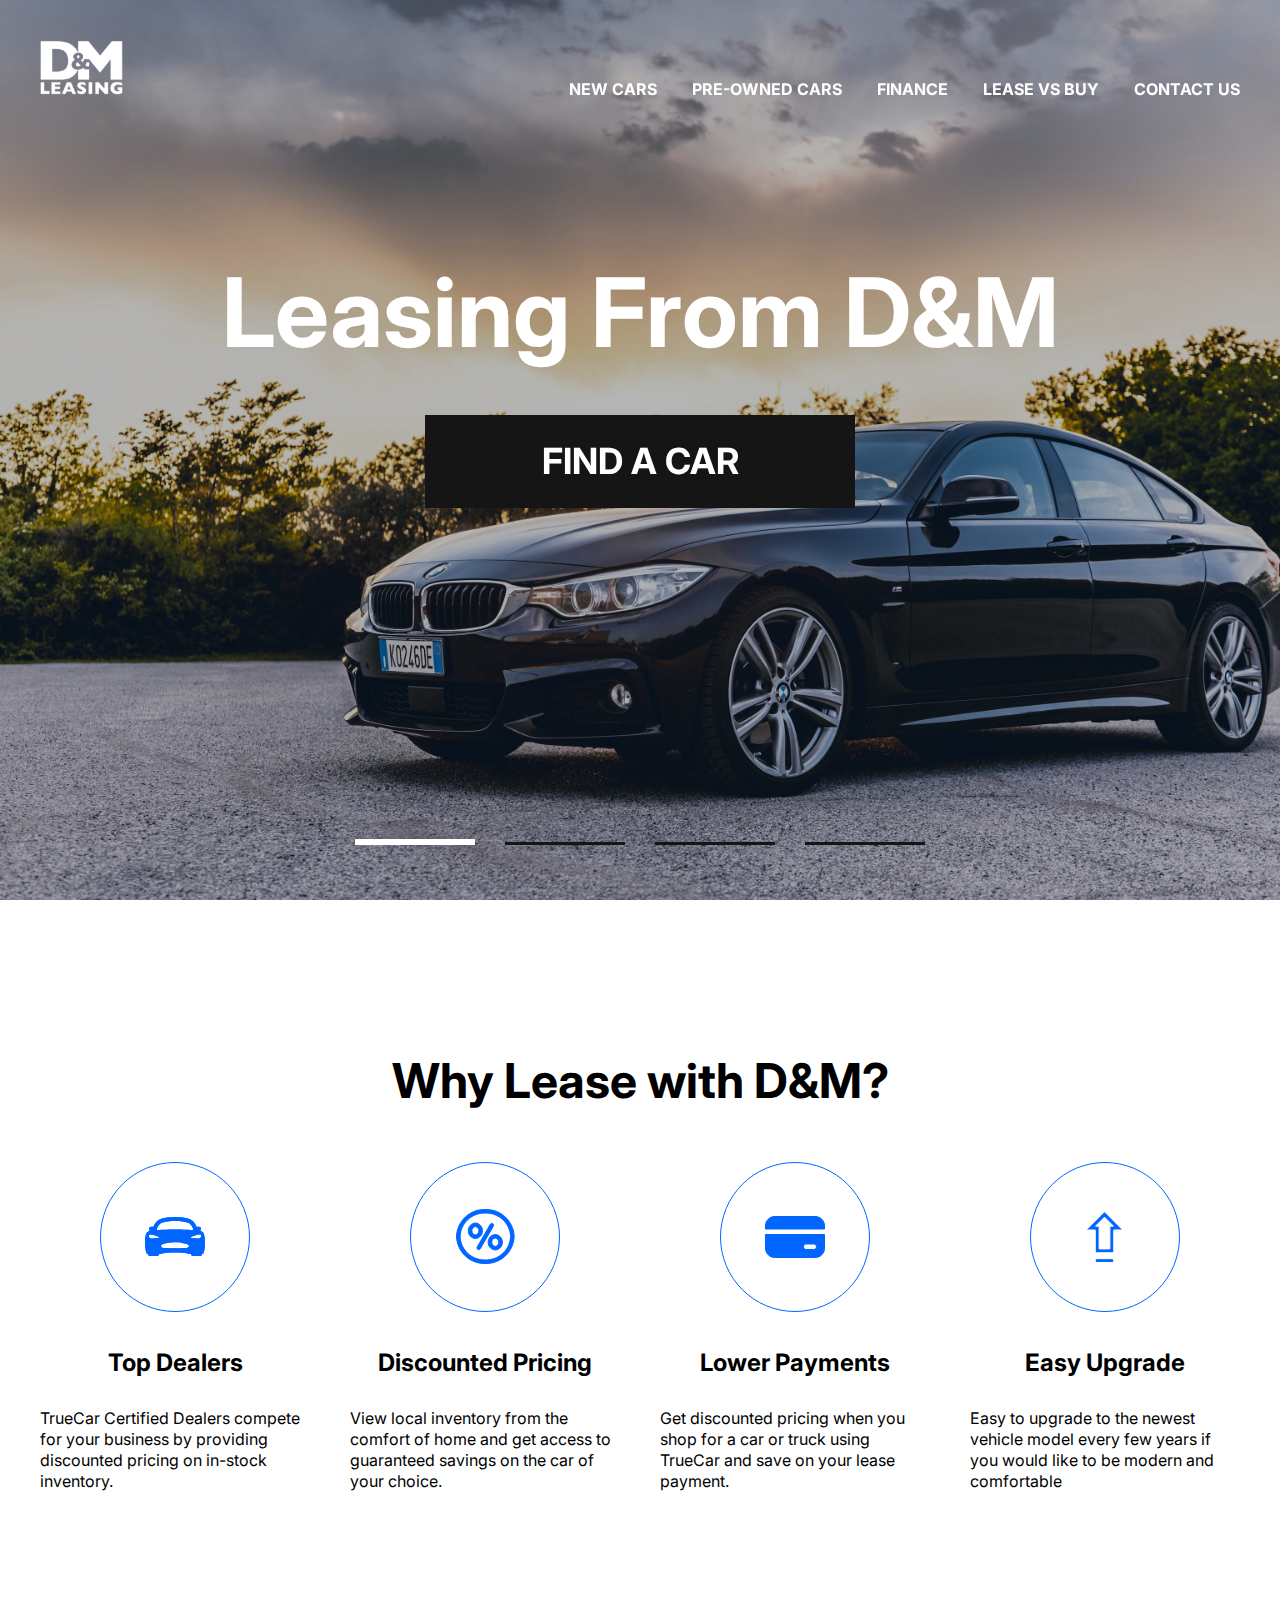
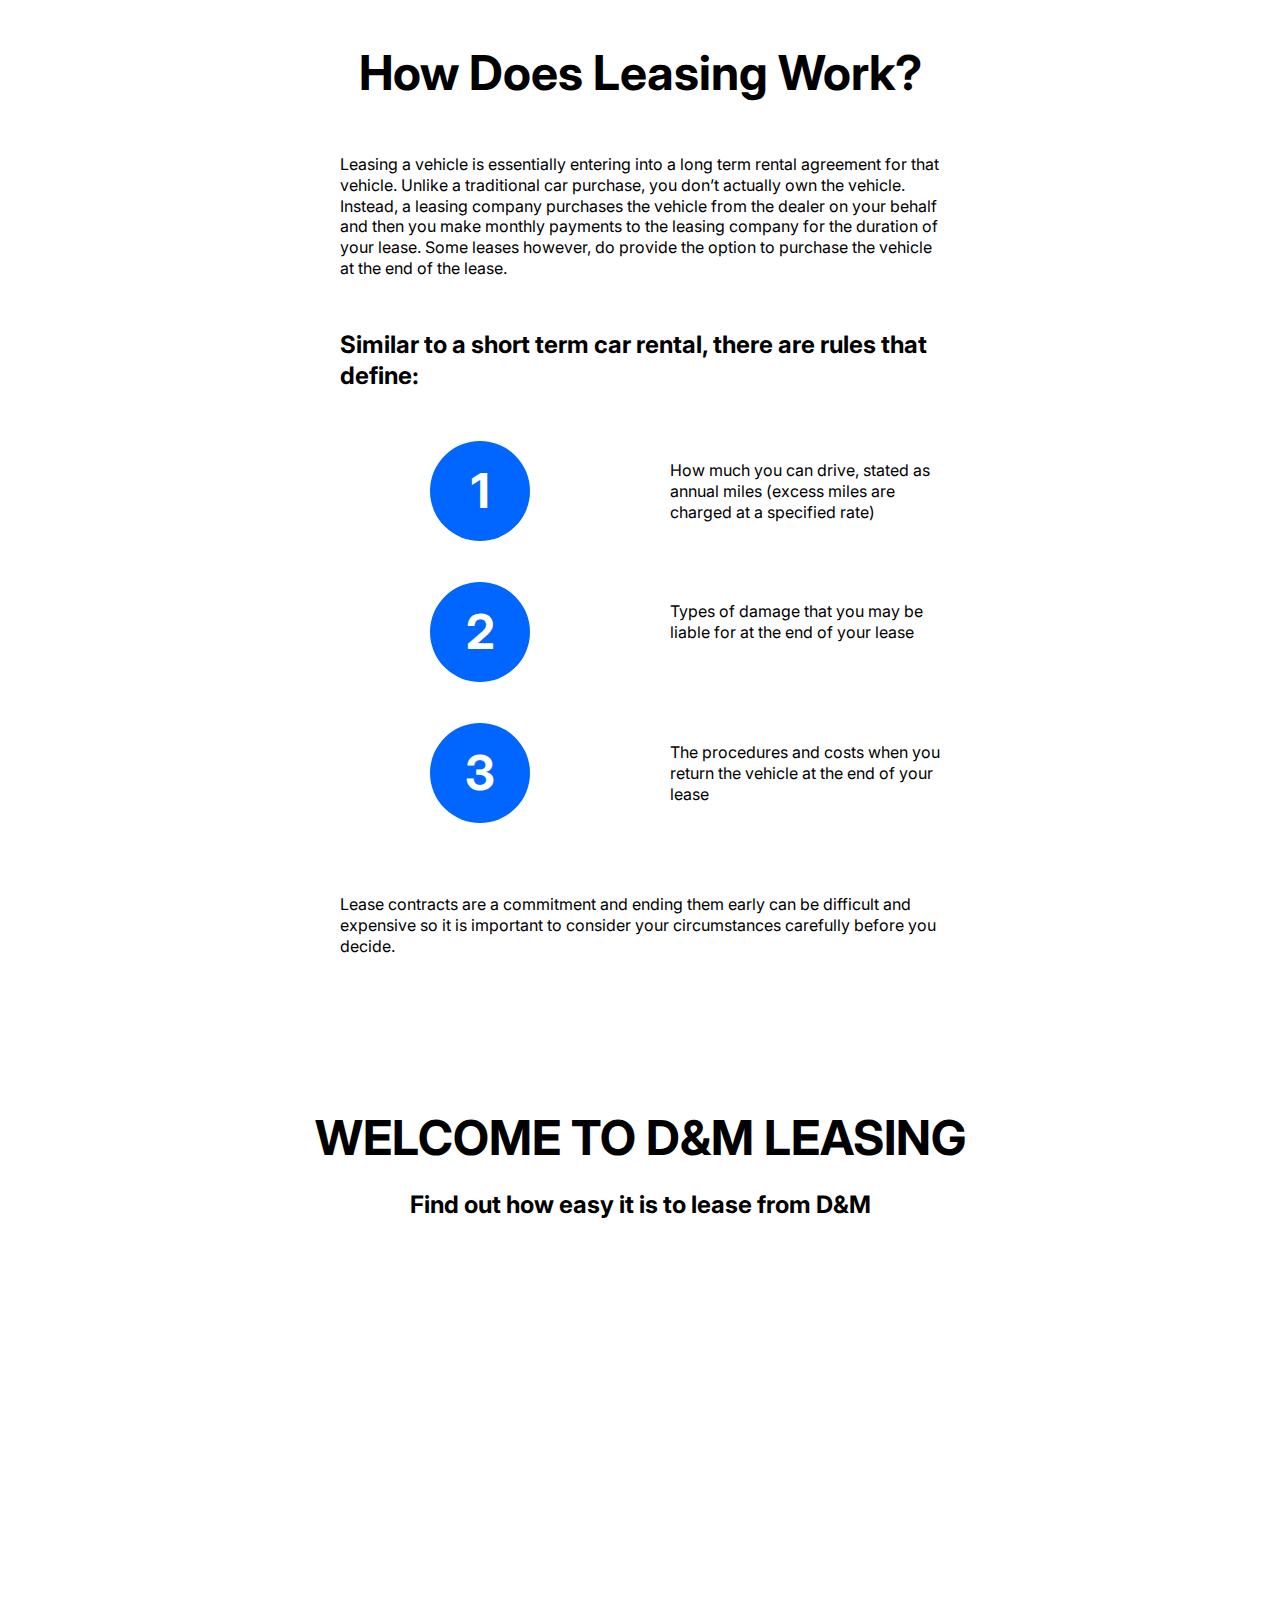
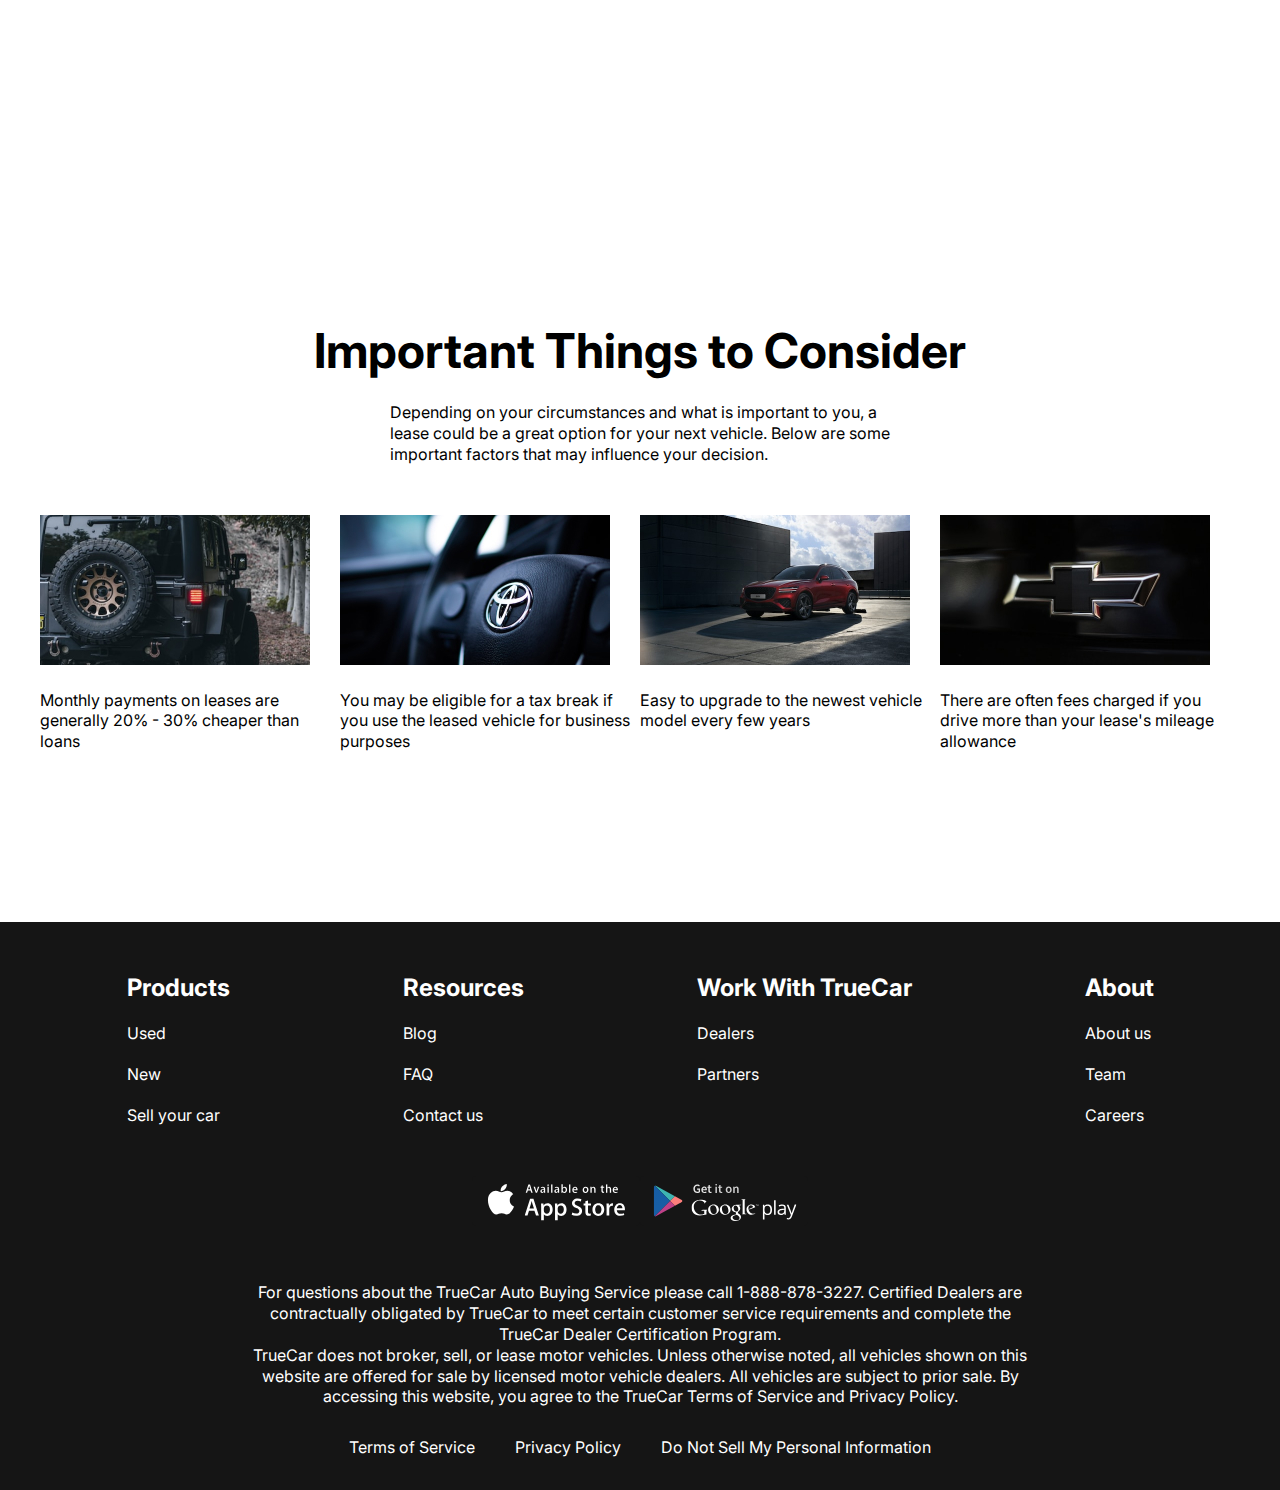
<file: index.html>
<!DOCTYPE html>
<html lang="en">

<head>
  <meta charset="UTF-8">
  <meta http-equiv="X-UA-Compatible" content="IE=edge">
  <meta name="viewport" content="width=device-width, initial-scale=1.0">
  <title>lease-cars</title>
  <link rel="preconnect" href="https://fonts.googleapis.com">
  <link rel="preconnect" href="https://fonts.gstatic.com" crossorigin>
  <link href="https://fonts.googleapis.com/css2?family=Inter:wght@400;700&display=swap" rel="stylesheet">
  <link rel="stylesheet" href="https://cdn.jsdelivr.net/npm/swiper@9/swiper-bundle.min.css" />
  <link rel="stylesheet" href="css/style.css">
</head>

<body>

  <div class="wrapper">
    <header class="header header-main">
      <div class="container">
        <div class="header__inner">
          <a class="logo" href="index.html">
            <img class="logo__img" src="images/logo.svg" alt="">
          </a>
          <nav class="menu">
            <button class="menu__btn">
              <span></span>
              <span></span>
              <span></span>
            </button>
            <ul class="menu__list">
              <li class="menu__list-item">
                <a href="new-cars.html" class="menu__list-link">NEW CARS</a>
              </li>
              <li class="menu__list-item">
                <a class="menu__list-link" href="#">PRE-OWNED CARS</a>
              </li>
              <li class="menu__list-item">
                <a class="menu__list-link" href="#">FINANCE</a>
              </li>
              <li class="menu__list-item">
                <a class="menu__list-link" href="#">LEASE VS BUY</a>
              </li>
              <li class="menu__list-item">
                <a class="menu__list-link" href="contacts.html">CONTACT US</a>
              </li>
            </ul>
          </nav>
        </div>
      </div>
    </header>
    <main class="main">
      <section class="top">
        <div class="container">
          <h1 class="title">
            Leasing From D&M
          </h1>
          <a href="new-cars.html" class="top__link">
            FIND A CAR
          </a>
        </div>
      </section>
      <div class="slider">
        <div class="swiper">
          <div class="swiper-wrapper">
            <div class="swiper-slide" style="background-image: url(images/slide-1.jpg);"></div>
            <div class="swiper-slide" style="background-image: url(images/slide-2.jpg);"></div>
            <div class="swiper-slide" style="background-image: url(images/slide-1.jpg);"></div>
            <div class="swiper-slide" style="background-image: url(images/slide-2.jpg);"></div>
          </div>
          <div class="swiper-pagination"></div>
        </div>
      </div>
      <section class="why-lease">
        <div class="container">
          <h2 class="section-title">
            Why Lease with D&M?
          </h2>
          <ul class="why-lease__list">
            <li class="why-lease__item">
              <img class="why-lease__item-img" src="images/why-lease-1.svg" alt="">
              <h3 class="why-lease__item-title">Top Dealers</h3>
              <p class="why-lease__item-text">
                TrueCar Certified Dealers compete for your business
                by providing discounted pricing on in-stock inventory.
              </p>
            </li>
            <li class="why-lease__item">
              <img class="why-lease__item-img" src="images/why-lease-2.svg" alt="">
              <h3 class="why-lease__item-title">Discounted Pricing</h3>
              <p class="why-lease__item-text">
                View local inventory from the
                comfort of home and get access to guaranteed savings on the car of your choice.
              </p>
            </li>
            <li class="why-lease__item">
              <img class="why-lease__item-img" src="images/why-lease-3.svg" alt="">
              <h3 class="why-lease__item-title">Lower Payments</h3>
              <p class="why-lease__item-text">
                Get discounted pricing when you
                shop for a car or truck using TrueCar and save on your lease payment.
              </p>
            </li>
            <li class="why-lease__item">
              <img class="why-lease__item-img" src="images/why-lease-4.svg" alt="">
              <h3 class="why-lease__item-title">Easy Upgrade</h3>
              <p class="why-lease__item-text">
                Easy to upgrade to the newest
                vehicle model every few years if you would like to be modern and comfortable
              </p>
            </li>
          </ul>
        </div>
      </section>
      <section class="how-does">
        <div class="container">
          <div class="how-does__inner">
            <h2 class="section-title">
              How Does Leasing Work?
            </h2>
            <p class="how-does__text">
              Leasing a vehicle is essentially entering 
              into a long term rental agreement for that 
              vehicle. Unlike a traditional car 
              purchase, you don’t actually own the vehicle.
              Instead, a leasing company purchases the 
              vehicle from the dealer on your 
              behalf and then you make monthly payments to 
              the leasing company for the duration of your lease. Some leases however, do 
              provide the option to purchase the vehicle at 
              the end of the lease.
            </p>
            <h4 class="how__does-title">
              Similar to a short term car rental, there are 
              rules that define:
            </h4>
            <ol class="how__does-list">
              <li class="how__does-item">
                How much you can drive, stated as 
                annual miles (excess miles are 
                charged at a specified rate)
              </li>
              <li class="how__does-item">
                Types of damage that you may be 
                liable for at the end of your lease
              </li>
              <li class="how__does-item">
                The procedures and costs when 
                you return the vehicle at the end of 
                your lease
              </li> 
            </ol>
            <p class="how-does__text">
              Lease contracts are a commitment and ending 
              them early can be difficult and expensive so 
              it is important 
              to consider 
              your circumstances carefully before you 
              decide.
            </p>
          </div>
        </div> 
      </section>
      <section class="video">
        <div class="container">
          <h2 class="section-title video__title">
            WELCOME TO D&M LEASING
          </h2>
          <p class="video__text">
            Find out how easy it is to lease from D&M
          </p>
          <iframe class="video__content" width="1000" height="500" 
          src="https://www.youtube-nocookie.com/embed/J81wa1e2M2w?controls=0" 
          title="YouTube video player" frameborder="0" allow="accelerometer; 
          autoplay; clipboard-write; encrypted-media; gyroscope; picture-in-picture; 
          web-share" allowfullscreen></iframe>
        </div>
      </section>
      <section class="important">
        <div class="container">
          <h2 class="section-title important__title">
            Important Things to Consider
          </h2>
          <p class="important__text">
            Depending on your circumstances and what is important to you, a lease 
            could be a great option for your next vehicle. Below are some important 
            factors that may influence your decision.
          </p>
          <ul class="important__list">
            <li class="important__title">
              <img class="important__item-img" src="images/imp-1.jpg" alt="">
              <p class="important__item-text">
                Monthly payments on leases are generally 20% - 30% cheaper than loans
              </p>
            </li>
            <li class="important__title">
              <img class="important__item-img" src="images/imp-2.jpg" alt="">
              <p class="important__item-text">
                You may be eligible for a tax break if you use the leased vehicle for business purposes
              </p>
            </li>
            <li class="important__title">
              <img class="important__item-img" src="images/imp-3.jpg" alt="">
              <p class="important__item-text">
                Easy to upgrade to the newest vehicle model every few years
              </p>
            </li>
            <li class="important__title">
              <img class="important__item-img" src="images/imp-4.jpg" alt="">
              <p class="important__item-text">
                There are often fees charged if you drive more than your lease's mileage allowance
              </p>
            </li>
          </ul>
        </div>
      </section>
    </main>

    <footer class="footer">
      <div class="container">
        <nav class="footer__menu">
          <ul class="footer__menu-list">
            <li class="footer__menu-item">
              <p class="footer__menu-title">Products</p>
            </li>
            <li class="footer__menu-item">
              <a href="#" class="footer__menu-link">Used</a>
            </li>
            <li class="footer__menu-item">
              <a href="#" class="footer__menu-link">New</a>
            </li>
            <li class="footer__menu-item">
              <a href="#" class="footer__menu-link">Sell your car</a>
            </li>
          </ul>
          <ul class="footer__menu-list">
            <li class="footer__menu-item">
              <p class="footer__menu-title">Resources</p>
            </li>
            <li class="footer__menu-item">
              <a href="#" class="footer__menu-link">Blog</a>
            </li>
            <li class="footer__menu-item">
              <a href="#" class="footer__menu-link">FAQ</a>
            </li>
            <li class="footer__menu-item">
              <a href="#" class="footer__menu-link">Contact us</a>
            </li>
          </ul>
          <ul class="footer__menu-list">
            <li class="footer__menu-item">
              <p class="footer__menu-title">Work With TrueCar</p>
            </li>
            <li class="footer__menu-item">
              <a href="#" class="footer__menu-link">Dealers</a>
            </li>
            <li class="footer__menu-item">
              <a href="#" class="footer__menu-link">Partners</a>
            </li>
          </ul>
          <ul class="footer__menu-list">
            <li class="footer__menu-item">
              <p class="footer__menu-title">About</p>
            </li>
            <li class="footer__menu-item">
              <a href="#" class="footer__menu-link">About us</a>
            </li>
            <li class="footer__menu-item">
              <a href="#" class="footer__menu-link">Team</a>
            </li>
            <li class="footer__menu-item">
              <a href="#" class="footer__menu-link">Careers</a>
            </li>
          </ul>
        </nav>
        <ul class="app">
          <li class="app__item">
            <a class="app__item-link" href="#">
              <img class="app__item-img" src="images/appstore.svg" alt="">
            </a>
          </li>
          <li class="app__item">
            <a class="app__item-link" href="#">
              <img class="app__item-img" src="images/googleplay.svg" alt="">
            </a>
          </li>
        </ul>
        <div class="footer__copy">
          <p class="footer__copy-text">
            For questions about the TrueCar Auto Buying Service please call 1-888-878-3227.
            Certified Dealers are contractually obligated by TrueCar to meet certain customer
            service requirements and complete the TrueCar Dealer Certification Program.
          </p>
          <p class="footer__copy-text">
            TrueCar does not broker, sell, or lease motor vehicles. Unless otherwise noted,
            all vehicles shown on this website are offered for sale by licensed motor vehicle dealers.
            All vehicles are subject to prior sale. By accessing this website,
            you agree to the TrueCar Terms of Service and Privacy Policy.
          </p>
        </div>
        <nav class="copy__nav">
          <ul class="copy__nav-list">
            <li class="copy__nav-item">
              <a href="#" class="copy__nav-link">Terms of Service</a>
            </li>
            <li class="copy__nav-item">
              <a href="#" class="copy__nav-link">Privacy Policy</a>
            </li>
            <li class="copy__nav-item">
              <a href="#" class="copy__nav-link">Do Not Sell My Personal Information</a>
            </li>
          </ul>
        </nav>
      </div>
    </footer>
  </div>

  <script src="https://cdn.jsdelivr.net/npm/swiper@9/swiper-bundle.min.js"></script>
  <script src="js/main.js"></script>
</body>

</html>
</file>
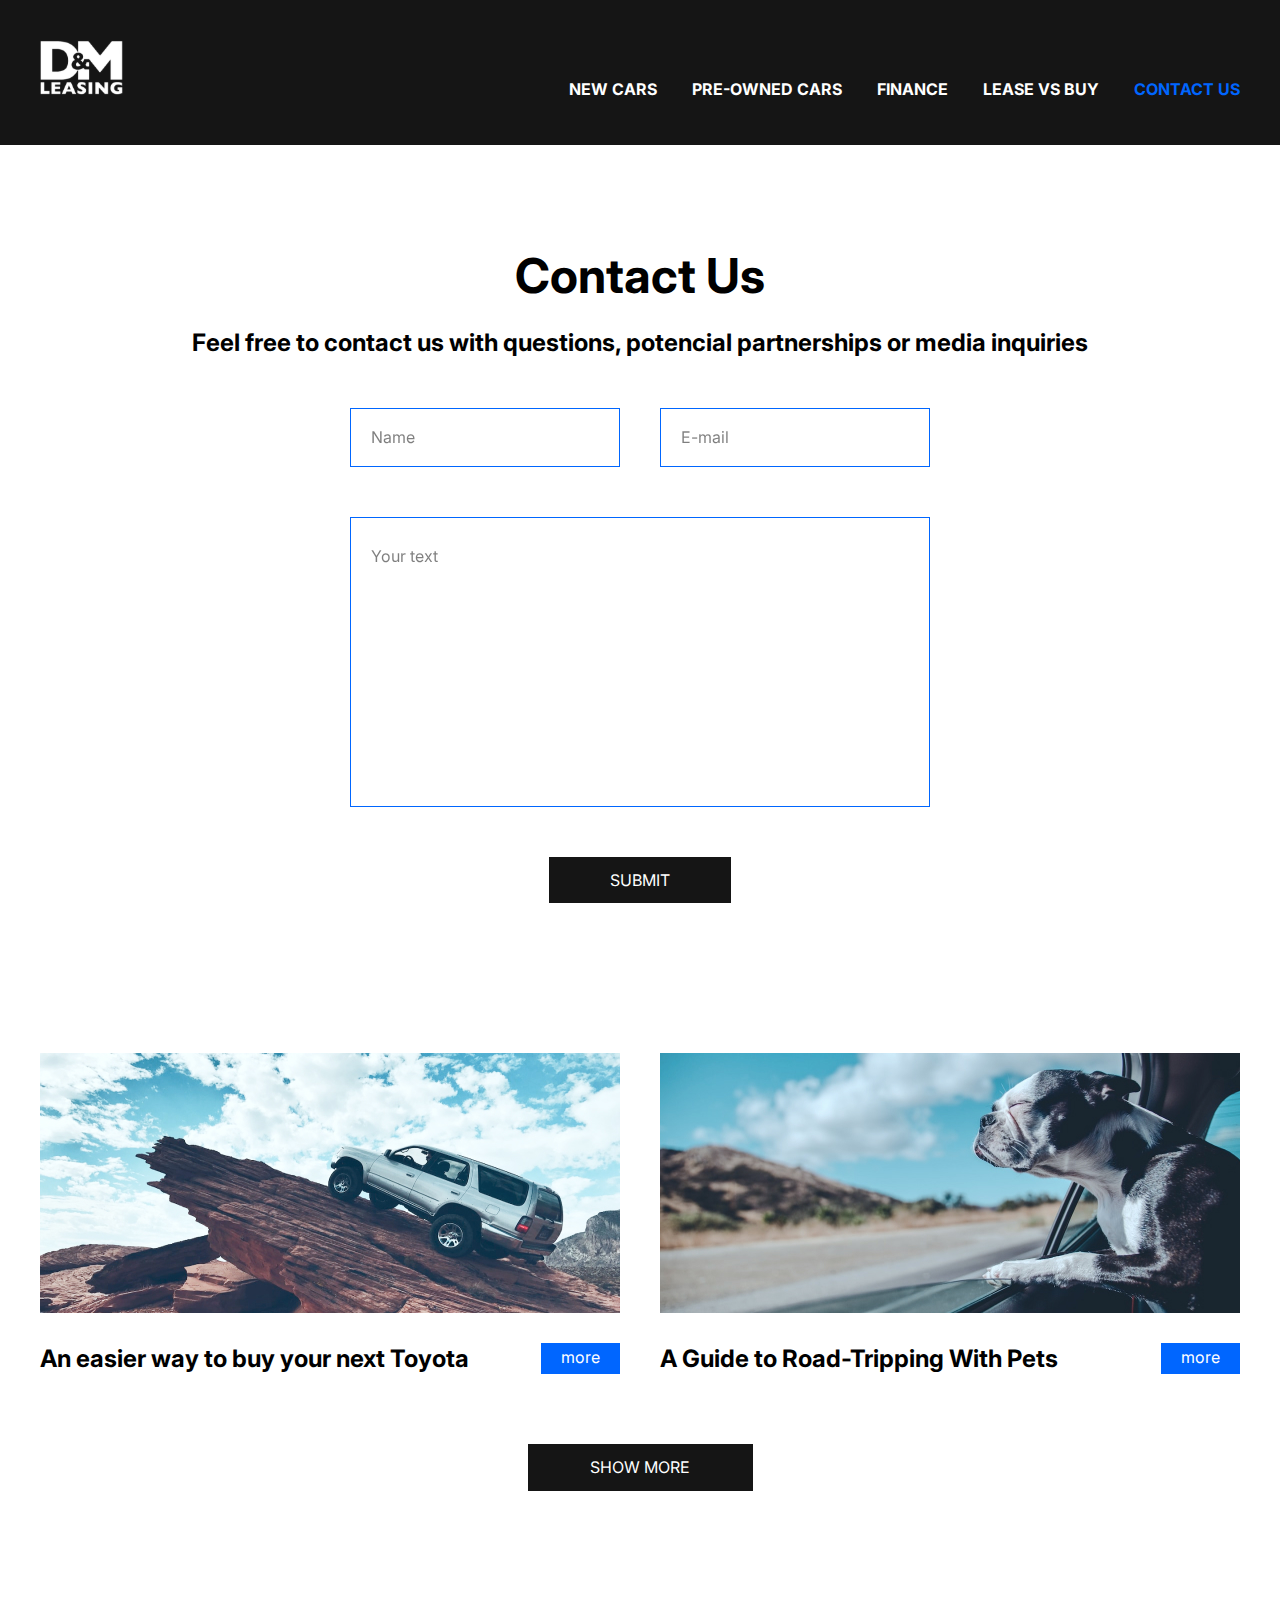
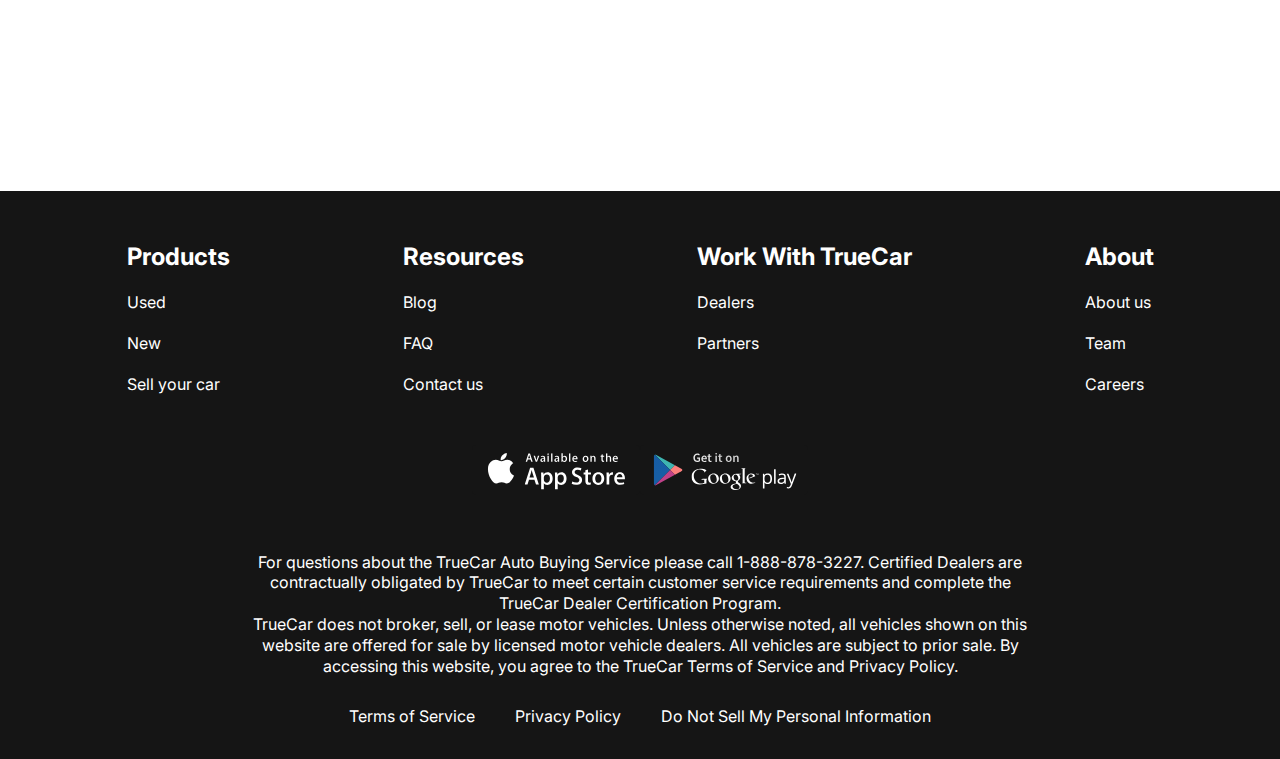
<file: contacts.html>
<!DOCTYPE html>
<html lang="en">
<head>
    <meta charset="UTF-8">
    <meta http-equiv="X-UA-Compatible" content="IE=edge">
    <meta name="viewport" content="width=device-width, initial-scale=1.0">
    <title>lease-cars</title>
    <link rel="preconnect" href="https://fonts.googleapis.com">
    <link rel="preconnect" href="https://fonts.gstatic.com" crossorigin>
    <link href="https://fonts.googleapis.com/css2?family=Inter:wght@400;700&display=swap" rel="stylesheet">
    <link rel="stylesheet" href="css/style.css">
</head>
<body>
    
<div class="wrapper">
      <header class="header">
          <div class="container">
              <div class="header__inner">
                <a class="logo" href="index.html">
                    <img class="logo__img" src="images/logo.svg" alt="">
                </a>
                  <nav class="menu">
                    <button class="menu__btn">
                      <span></span>
                      <span></span>
                      <span></span>
                    </button>
                      <ul class="menu__list">
                          <li class="menu__list-item">
                            <a href="new-cars.html" class="menu__list-link">NEW CARS</a>
                          </li>
                            <li class="menu__list-item">
                              <a class="menu__list-link" href="#">PRE-OWNED CARS</a>
                          </li>
                            <li class="menu__list-item">
                              <a class="menu__list-link" href="#">FINANCE</a>
                          </li>
                            <li class="menu__list-item">
                              <a class="menu__list-link" href="#">LEASE VS BUY</a>
                          </li>
                            <li class="menu__list-item">
                              <a class="menu__list-link menu__list-link--active" href="contacts.html">CONTACT US</a>
                          </li>
                    </ul>
                </nav>
            </div>
        </div>
    </header>
    <main class="main">
      <section class="contacts">
        <div class="container">
          <h2 class="section-title contacts__title">Contact Us</h2>
          <p class="contacts__text">
            Feel free to contact us with questions, potencial partnerships or 
            media inquiries
          </p>
          <form class="form" action="#">
            <input class="form__input" type="text" placeholder="Name">
            <input class="form__input" type="email" placeholder="E-mail">
            <textarea class="form__textarea" placeholder="Your text"></textarea>  
            <button class="form__btn" type="submit">SUBMIT</button>          
          </form>
        </div>
      </section>
       <section class="blog"> 
        <div class="container">
          <div class="blog__items">
            <div class="blog__item">
              <img class="blog__item-img" src="images/blog-1.jpg" alt="">
              <h4 class="blog__item-title">An easier way to buy your next Toyota</h4>
              <a href="#" class="blog__item-link">more</a>
            </div>
            <div class="blog__item">
              <img class="blog__item-img" src="images/blog-2.jpg" alt="">
              <h4 class="blog__item-title">A Guide to Road-Tripping With Pets</h4>
              <a href="#" class="blog__item-link">more</a>
            </div>
          </div>
          <a href="#" class="showmore-link">SHOW MORE</a>
        </div>
       </section>
    </main>

    <footer class="footer">
      <div class="container">
        <nav class="footer__menu">
          <ul class="footer__menu-list">
            <li class="footer__menu-item">
              <p class="footer__menu-title">Products</p>
            </li>
            <li class="footer__menu-item">
              <a href="#" class="footer__menu-link">Used</a>
            </li>
            <li class="footer__menu-item">
              <a href="#" class="footer__menu-link">New</a>
            </li>
            <li class="footer__menu-item">
              <a href="#" class="footer__menu-link">Sell your car</a>
            </li>
          </ul>
          <ul class="footer__menu-list">
            <li class="footer__menu-item">
              <p class="footer__menu-title">Resources</p>
            </li>
            <li class="footer__menu-item">
              <a href="#" class="footer__menu-link">Blog</a>
            </li>
            <li class="footer__menu-item">
              <a href="#" class="footer__menu-link">FAQ</a>
            </li>
            <li class="footer__menu-item">
              <a href="#" class="footer__menu-link">Contact us</a>
            </li>
          </ul>
          <ul class="footer__menu-list">
            <li class="footer__menu-item">
              <p class="footer__menu-title">Work With TrueCar</p>
            </li>
            <li class="footer__menu-item">
              <a href="#" class="footer__menu-link">Dealers</a>
            </li>
            <li class="footer__menu-item">
              <a href="#" class="footer__menu-link">Partners</a>
            </li>
          </ul>
          <ul class="footer__menu-list">
            <li class="footer__menu-item">
              <p class="footer__menu-title">About</p>
            </li>
            <li class="footer__menu-item">
              <a href="#" class="footer__menu-link">About us</a>
            </li>
            <li class="footer__menu-item">
              <a href="#" class="footer__menu-link">Team</a>
            </li>
            <li class="footer__menu-item">
              <a href="#" class="footer__menu-link">Careers</a>
            </li>
          </ul>
        </nav>
         <ul class="app">
          <li class="app__item">
            <a class="app__item-link" href="#">
              <img class="app__item-img" src="images/appstore.svg" alt="">
            </a>
          </li>
          <li class="app__item">
            <a class="app__item-link" href="#">
              <img class="app__item-img" src="images/googleplay.svg" alt="">
            </a>
          </li>
         </ul>
         <div class="footer__copy">
          <p class="footer__copy-text">
            For questions about the TrueCar Auto Buying Service please call 1-888-878-3227.
            Certified Dealers are contractually obligated by TrueCar to meet certain customer 
            service requirements and complete the TrueCar Dealer Certification Program.
          </p>
          <p class="footer__copy-text">
            TrueCar does not broker, sell, or lease motor vehicles. Unless otherwise noted, 
            all vehicles shown on this website are offered for sale by licensed motor vehicle dealers. 
            All vehicles are subject to prior sale. By accessing this website, 
            you agree to the TrueCar Terms of Service and Privacy Policy.
          </p>
         </div>
         <nav class="copy__nav">
          <ul class="copy__nav-list">
            <li class="copy__nav-item">
              <a href="#" class="copy__nav-link">Terms of Service</a>
            </li>
            <li class="copy__nav-item">
              <a href="#" class="copy__nav-link">Privacy Policy</a>
            </li>
            <li class="copy__nav-item">
              <a href="#" class="copy__nav-link">Do Not Sell My Personal Information</a>
            </li>
          </ul>
         </nav>
      </div>
    </footer>
</div>

<script src="https://cdn.jsdelivr.net/npm/swiper@9/swiper-bundle.min.js"></script>
<script src="js/main.js"></script>
</body>
</html>
</file>
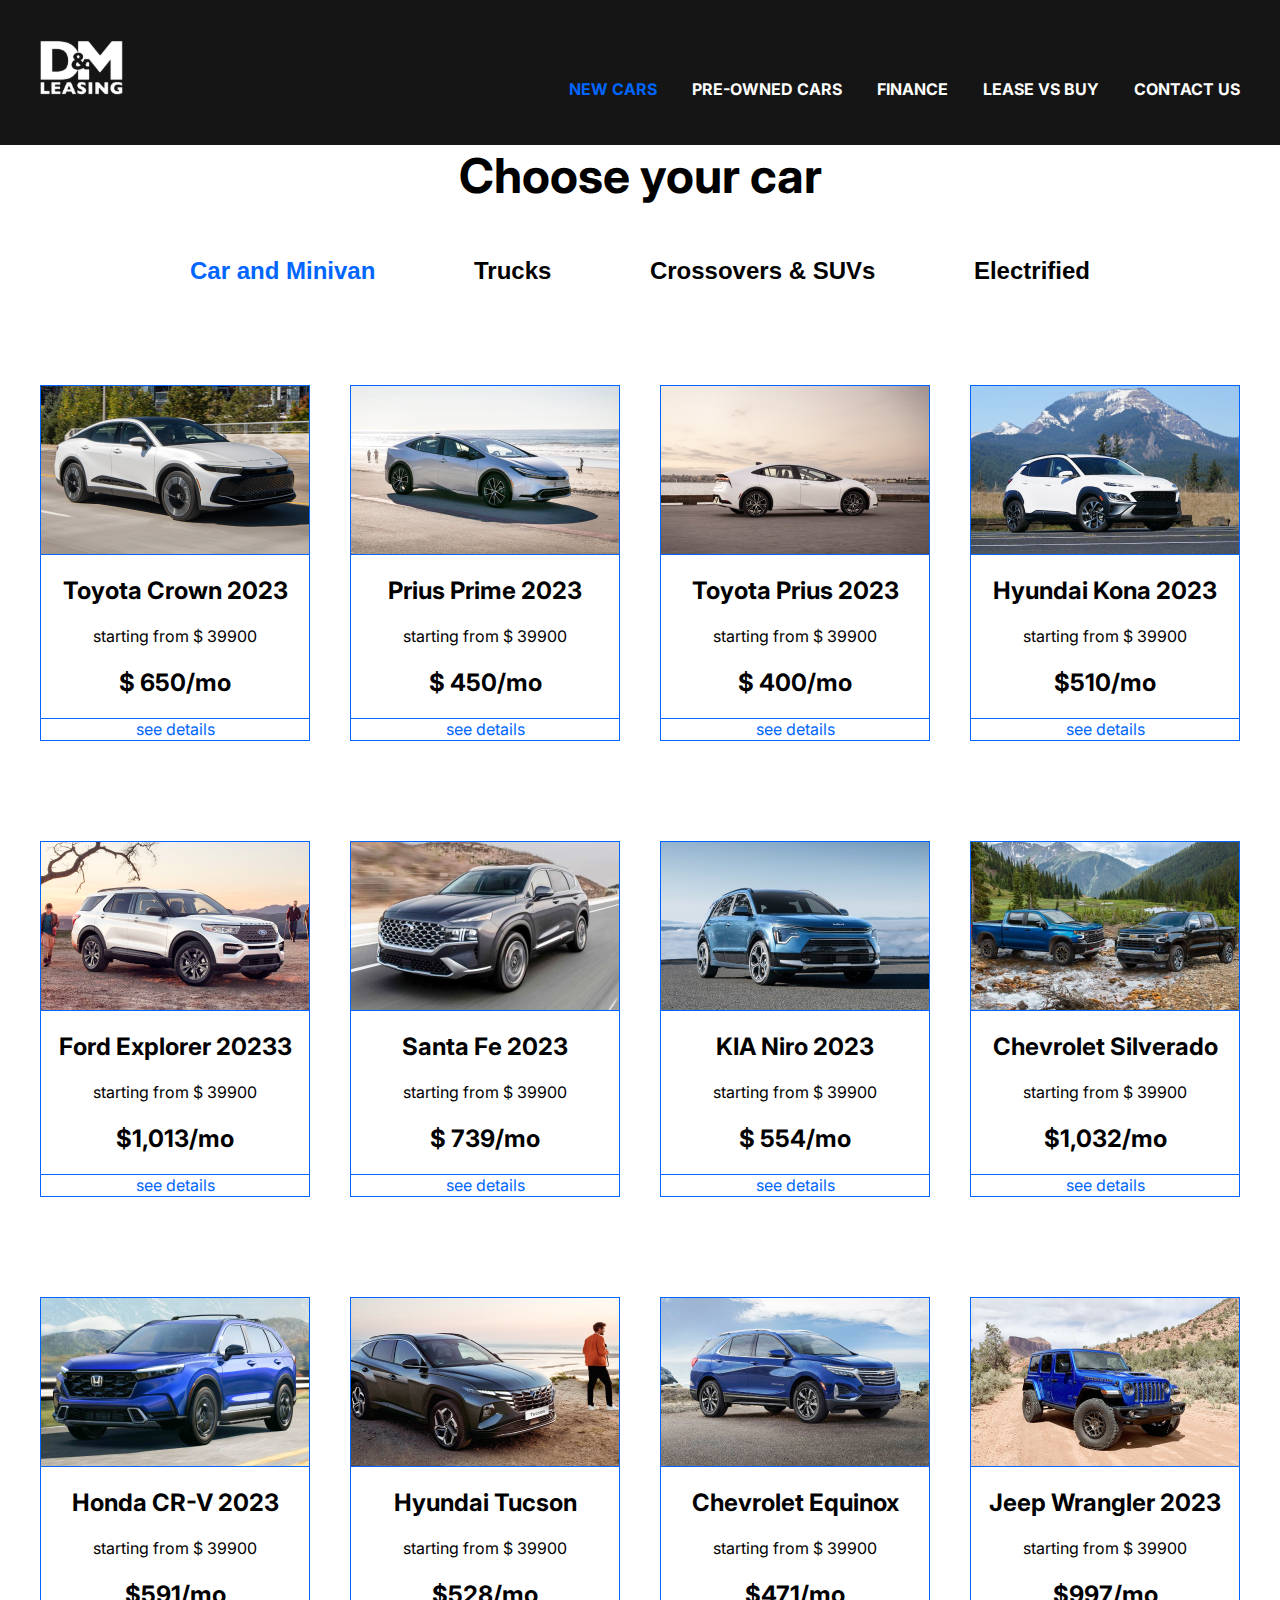
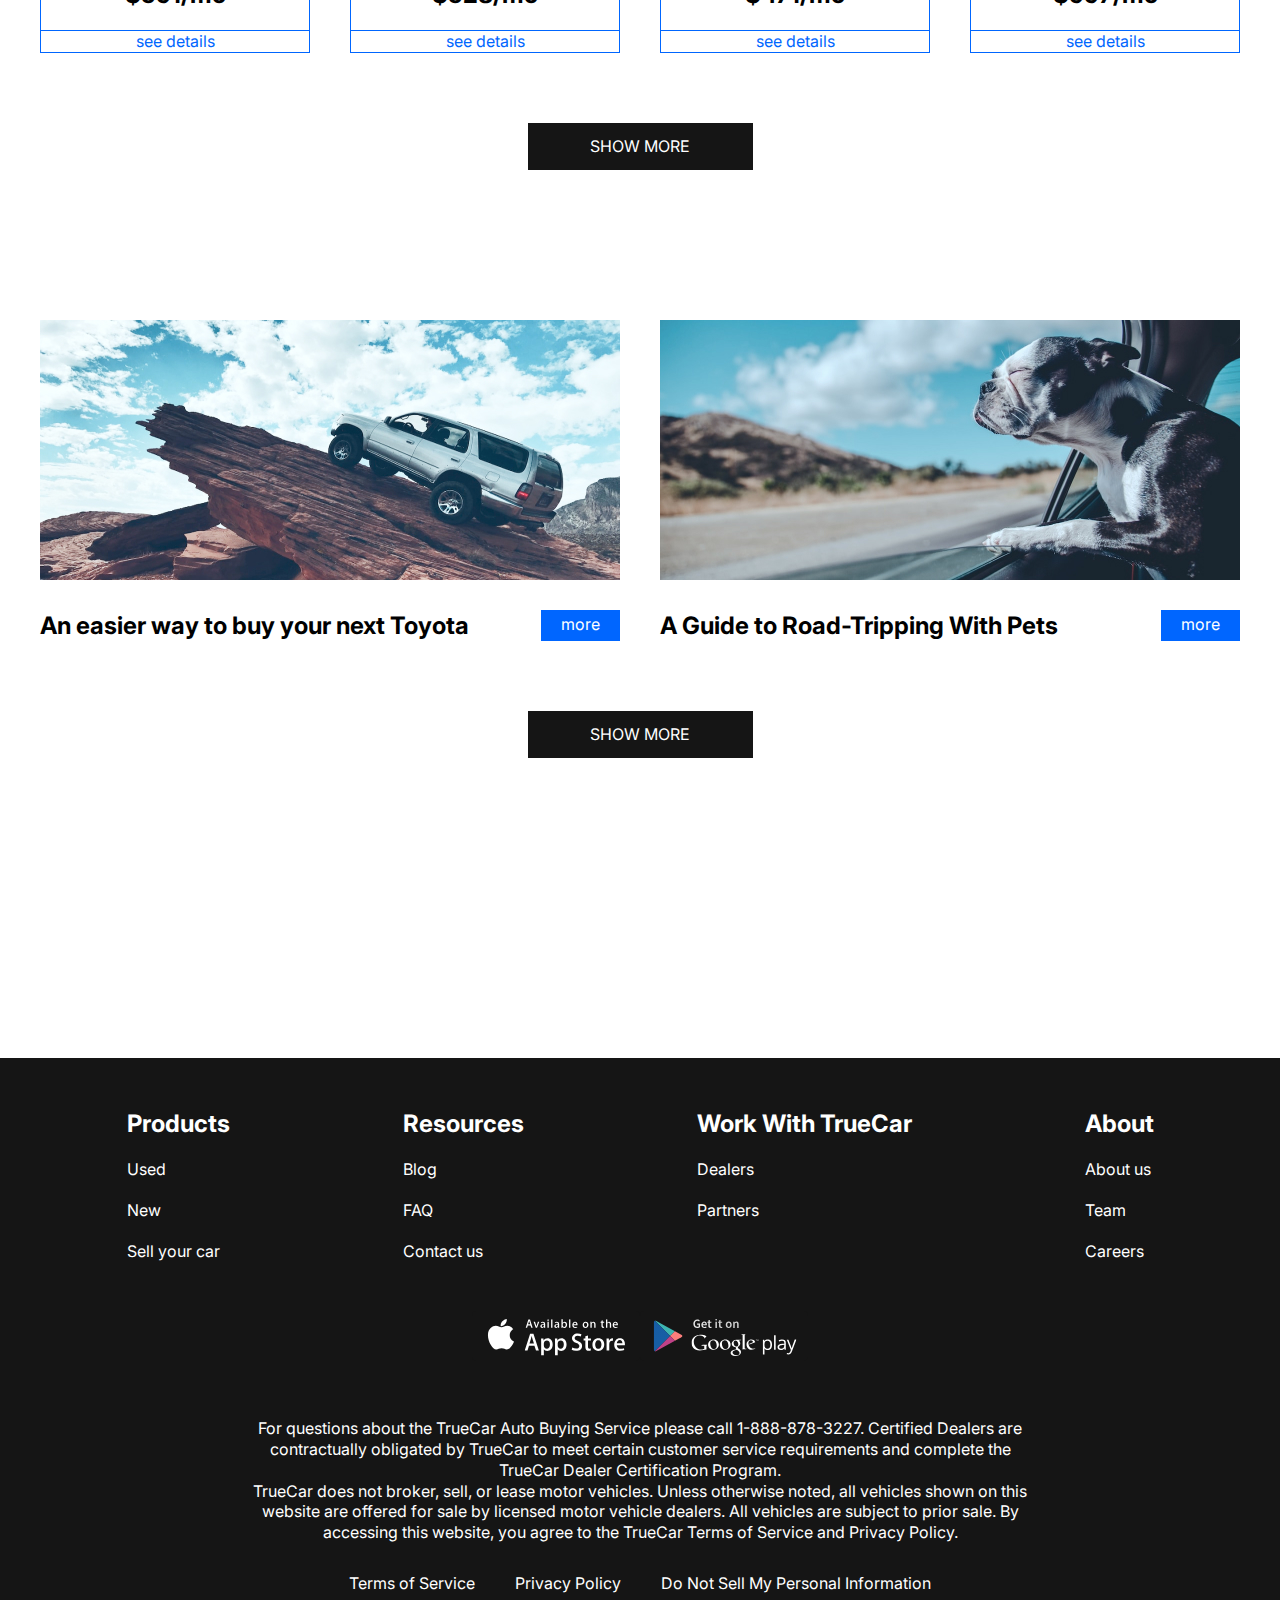
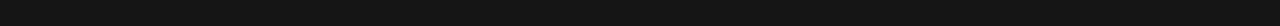
<file: new-cars.html>
<!DOCTYPE html>
<html lang="en">
<head>
    <meta charset="UTF-8">
    <meta http-equiv="X-UA-Compatible" content="IE=edge">
    <meta name="viewport" content="width=device-width, initial-scale=1.0">
    <title>lease-cars</title>
    <link rel="preconnect" href="https://fonts.googleapis.com">
    <link rel="preconnect" href="https://fonts.gstatic.com" crossorigin>
    <link href="https://fonts.googleapis.com/css2?family=Inter:wght@400;700&display=swap" rel="stylesheet">
    <link rel="stylesheet" href="css/style.css">
</head>
<body>
    
<div class="wrapper">
      <header class="header">
          <div class="container">
              <div class="header__inner">
                <a class="logo" href="index.html">
                    <img class="logo__img" src="images/logo.svg" alt="">
                </a>
                  <nav class="menu">
                    <button class="menu__btn">
                      <span></span>
                      <span></span>
                      <span></span>
                    </button>
                      <ul class="menu__list">
                          <li class="menu__list-item">
                            <a href="new-cars.html" class="menu__list-link menu__list-link--active ">NEW CARS</a>
                          </li>
                            <li class="menu__list-item">
                              <a class="menu__list-link" href="#">PRE-OWNED CARS</a>
                          </li>
                            <li class="menu__list-item">
                              <a class="menu__list-link" href="#">FINANCE</a>
                          </li>
                            <li class="menu__list-item">
                              <a class="menu__list-link" href="#">LEASE VS BUY</a>
                          </li>
                            <li class="menu__list-item">
                              <a class="menu__list-link" href="contacts.html">CONTACT US</a>
                          </li>
                    </ul>
                </nav>
            </div>
        </div>
    </header>
    <main class="main">

      <section class="choose">
        <div class="container">
          <h2 class="section-title">
            Choose your car
          </h2>
          <div class="tabs">
            <div class="tabs__btn">
              <button class="tabs__btn-item tabs__btn-item--active" data-button="content-1">Car and Minivan</button>
              <button class="tabs__btn-item" data-button="content-2">Trucks</button>
              <button class="tabs__btn-item" data-button="content-3">Crossovers & SUVs</button>
              <button class="tabs__btn-item" data-button="content-4">Electrified</button>
            </div>
            <div class="tabs__content">
              <div class="tabs__content-item tabs__content-item--active" id="content-1">
                <div class="card">
                  <img class="card__img" src="images/card-1.jpg" alt="">
                  <div class="card__content">
                    <h4 class="card__title">Toyota Crown 2023</h4>
                    <p class="card__text">starting from $ 39900</p>
                    <p class="card__price">$ 650/mo</p>
                  </div>
                  <a class="card__link" href="#">see details</a>
                </div>
                <div class="card">
                  <img class="card__img" src="images/card-2.jpg" alt="">
                  <div class="card__content">
                    <h4 class="card__title">Prius Prime 2023</h4>
                    <p class="card__text">starting from $ 39900</p>
                    <p class="card__price"> $ 450/mo</p>
                  </div>
                  <a class="card__link" href="#">see details</a>
                </div>
                <div class="card">
                  <img class="card__img" src="images/card-3.jpg" alt="">
                  <div class="card__content">
                    <h4 class="card__title">Toyota Prius 2023</h4>
                    <p class="card__text">starting from $ 39900</p>
                    <p class="card__price"> $ 400/mo</p>
                  </div>
                  <a class="card__link" href="#">see details</a>
                </div>
                <div class="card">
                  <img class="card__img" src="images/card-4.jpg" alt="">
                  <div class="card__content">
                    <h4 class="card__title">Hyundai Kona 2023</h4>
                    <p class="card__text">starting from $ 39900</p>
                    <p class="card__price">$510/mo</p>
                  </div>
                  <a class="card__link" href="#">see details</a>
                </div>
                <div class="card">
                  <img class="card__img" src="images/card-5.jpg" alt="">
                  <div class="card__content">
                    <h4 class="card__title">Ford Explorer 20233</h4>
                    <p class="card__text">starting from $ 39900</p>
                    <p class="card__price">$1,013/mo</p>
                  </div>
                  <a class="card__link" href="#">see details</a>
                </div>
                <div class="card">
                  <img class="card__img" src="images/card-6.jpg" alt="">
                  <div class="card__content">
                    <h4 class="card__title">Santa  Fe 2023</h4>
                    <p class="card__text">starting from $ 39900</p>
                    <p class="card__price"> $ 739/mo</p>
                  </div>
                  <a class="card__link" href="#">see details</a>
                </div>
                <div class="card">
                  <img class="card__img" src="images/card-7.jpg" alt="">
                  <div class="card__content">
                    <h4 class="card__title">KIA Niro 2023</h4>
                    <p class="card__text">starting from $ 39900</p>
                    <p class="card__price"> $ 554/mo</p>
                  </div>
                  <a class="card__link" href="#">see details</a>
                </div>
                <div class="card">
                  <img class="card__img" src="images/card-8.jpg" alt="">
                  <div class="card__content">
                    <h4 class="card__title">Chevrolet Silverado</h4>
                    <p class="card__text">starting from $ 39900</p>
                    <p class="card__price">$1,032/mo</p>
                  </div>
                  <a class="card__link" href="#">see details</a>
                </div>
                <div class="card">
                  <img class="card__img" src="images/card-9.jpg" alt="">
                  <div class="card__content">
                    <h4 class="card__title">Honda CR-V 2023</h4>
                    <p class="card__text">starting from $ 39900</p>
                    <p class="card__price">$591/mo</p>
                  </div>
                  <a class="card__link" href="#">see details</a>
                </div>
                <div class="card">
                  <img class="card__img" src="images/card-10.jpg" alt="">
                  <div class="card__content">
                    <h4 class="card__title">Hyundai Tucson</h4>
                    <p class="card__text">starting from $ 39900</p>
                    <p class="card__price"> $528/mo</p>
                  </div>
                  <a class="card__link" href="#">see details</a>
                </div>
                <div class="card">
                  <img class="card__img" src="images/card-11.jpg" alt="">
                  <div class="card__content">
                    <h4 class="card__title">Chevrolet Equinox </h4>
                    <p class="card__text">starting from $ 39900</p>
                    <p class="card__price"> $471/mo</p>
                  </div>
                  <a class="card__link" href="#">see details</a>
                </div>
                <div class="card">
                  <img class="card__img" src="images/card-12.jpg" alt="">
                  <div class="card__content">
                    <h4 class="card__title">Jeep Wrangler 2023</h4>
                    <p class="card__text">starting from $ 39900</p>
                    <p class="card__price">$997/mo</p>
                  </div>
                  <a class="card__link" href="#">see details</a>
                </div>
              </div>
              <div class="tabs__content-item" id="content-2">
                <div class="card">
                  <img class="card__img" src="images/card-1.jpg" alt="">
                  <div class="card__content">
                    <h4 class="card__title">Toyota Crown 2023</h4>
                    <p class="card__text">starting from $ 39900</p>
                    <p class="card__price">$ 650/mo</p>
                  </div>
                  <a class="card__link" href="#">see details</a>
                </div>
                <div class="card">
                  <img class="card__img" src="images/card-2.jpg" alt="">
                  <div class="card__content">
                    <h4 class="card__title">Prius Prime 2023</h4>
                    <p class="card__text">starting from $ 39900</p>
                    <p class="card__price"> $ 450/mo</p>
                  </div>
                  <a class="card__link" href="#">see details</a>
                </div>
                <div class="card">
                  <img class="card__img" src="images/card-3.jpg" alt="">
                  <div class="card__content">
                    <h4 class="card__title">Toyota Prius 2023</h4>
                    <p class="card__text">starting from $ 39900</p>
                    <p class="card__price"> $ 400/mo</p>
                  </div>
                  <a class="card__link" href="#">see details</a>
                </div>
                <div class="card">
                  <img class="card__img" src="images/card-4.jpg" alt="">
                  <div class="card__content">
                    <h4 class="card__title">Hyundai Kona 2023</h4>
                    <p class="card__text">starting from $ 39900</p>
                    <p class="card__price">$510/mo</p>
                  </div>
                </div>
              </div>
              <div class="tabs__content-item" id="content-3">
                <div class="card">
                  <img class="card__img" src="images/card-1.jpg" alt="">
                  <div class="card__content">
                    <h4 class="card__title">Toyota Crown 2023</h4>
                    <p class="card__text">starting from $ 39900</p>
                    <p class="card__price">$ 650/mo</p>
                  </div>
                  <a class="card__link" href="#">see details</a>
                </div>
                <div class="card">
                  <img class="card__img" src="images/card-2.jpg" alt="">
                  <div class="card__content">
                    <h4 class="card__title">Prius Prime 2023</h4>
                    <p class="card__text">starting from $ 39900</p>
                    <p class="card__price"> $ 450/mo</p>
                  </div>
                  <a class="card__link" href="#">see details</a>
                </div>
                <div class="card">
                  <img class="card__img" src="images/card-3.jpg" alt="">
                  <div class="card__content">
                    <h4 class="card__title">Toyota Prius 2023</h4>
                    <p class="card__text">starting from $ 39900</p>
                    <p class="card__price"> $ 400/mo</p>
                  </div>
                  <a class="card__link" href="#">see details</a>
                </div>
                <div class="card">
                  <img class="card__img" src="images/card-4.jpg" alt="">
                  <div class="card__content">
                    <h4 class="card__title">Hyundai Kona 2023</h4>
                    <p class="card__text">starting from $ 39900</p>
                    <p class="card__price">$510/mo</p>
                  </div>
                </div>
                <div class="card">
                  <img class="card__img" src="images/card-1.jpg" alt="">
                  <div class="card__content">
                    <h4 class="card__title">Toyota Crown 2023</h4>
                    <p class="card__text">starting from $ 39900</p>
                    <p class="card__price">$ 650/mo</p>
                  </div>
                  <a class="card__link" href="#">see details</a>
                </div>
                <div class="card">
                  <img class="card__img" src="images/card-2.jpg" alt="">
                  <div class="card__content">
                    <h4 class="card__title">Prius Prime 2023</h4>
                    <p class="card__text">starting from $ 39900</p>
                    <p class="card__price"> $ 450/mo</p>
                  </div>
                  <a class="card__link" href="#">see details</a>
                </div>
                <div class="card">
                  <img class="card__img" src="images/card-3.jpg" alt="">
                  <div class="card__content">
                    <h4 class="card__title">Toyota Prius 2023</h4>
                    <p class="card__text">starting from $ 39900</p>
                    <p class="card__price"> $ 400/mo</p>
                  </div>
                  <a class="card__link" href="#">see details</a>
                </div>
                <div class="card">
                  <img class="card__img" src="images/card-4.jpg" alt="">
                  <div class="card__content">
                    <h4 class="card__title">Hyundai Kona 2023</h4>
                    <p class="card__text">starting from $ 39900</p>
                    <p class="card__price">$510/mo</p>
                  </div>
                </div>
              </div>
              <div class="tabs__content-item" id="content-4">
                <div class="card">
                  <img class="card__img" src="images/card-1.jpg" alt="">
                  <div class="card__content">
                    <h4 class="card__title">Toyota Crown 2023</h4>
                    <p class="card__text">starting from $ 39900</p>
                    <p class="card__price">$ 650/mo</p>
                  </div>
                  <a class="card__link" href="#">see details</a>
                </div>
                <div class="card">
                  <img class="card__img" src="images/card-2.jpg" alt="">
                  <div class="card__content">
                    <h4 class="card__title">Prius Prime 2023</h4>
                    <p class="card__text">starting from $ 39900</p>
                    <p class="card__price"> $ 450/mo</p>
                  </div>
                  <a class="card__link" href="#">see details</a>
                </div>
                <div class="card">
                  <img class="card__img" src="images/card-3.jpg" alt="">
                  <div class="card__content">
                    <h4 class="card__title">Toyota Prius 2023</h4>
                    <p class="card__text">starting from $ 39900</p>
                    <p class="card__price"> $ 400/mo</p>
                  </div>
                  <a class="card__link" href="#">see details</a>
                </div>
                <div class="card">
                  <img class="card__img" src="images/card-4.jpg" alt="">
                  <div class="card__content">
                    <h4 class="card__title">Hyundai Kona 2023</h4>
                    <p class="card__text">starting from $ 39900</p>
                    <p class="card__price">$510/mo</p>
                  </div>
                </div>
              </div>
            </div>
          </div>
          <a href="#" class="showmore-link">SHOW MORE</a> 
        </div>
      </section>

      <section class="blog">
        <div class="container">
          <div class="blog__items">
            <div class="blog__item">
              <img class="blog__item-img" src="images/blog-1.jpg" alt="">
              <h4 class="blog__item-title">An easier way to buy your next Toyota</h4>
              <a href="#" class="blog__item-link">more</a>
            </div>
            <div class="blog__item">
              <img class="blog__item-img" src="images/blog-2.jpg" alt="">
              <h4 class="blog__item-title">A Guide to Road-Tripping With Pets</h4>
              <a href="#" class="blog__item-link">more</a>
            </div>
          </div>
          <a href="#" class="showmore-link">SHOW MORE</a> 
        </div>
       </section>
    </main>

    <footer class="footer">
      <div class="container">
        <nav class="footer__menu">
          <ul class="footer__menu-list">
            <li class="footer__menu-item">
              <p class="footer__menu-title">Products</p>
            </li>
            <li class="footer__menu-item">
              <a href="#" class="footer__menu-link">Used</a>
            </li>
            <li class="footer__menu-item">
              <a href="#" class="footer__menu-link">New</a>
            </li>
            <li class="footer__menu-item">
              <a href="#" class="footer__menu-link">Sell your car</a>
            </li>
          </ul>
          <ul class="footer__menu-list">
            <li class="footer__menu-item">
              <p class="footer__menu-title">Resources</p>
            </li>
            <li class="footer__menu-item">
              <a href="#" class="footer__menu-link">Blog</a>
            </li>
            <li class="footer__menu-item">
              <a href="#" class="footer__menu-link">FAQ</a>
            </li>
            <li class="footer__menu-item">
              <a href="#" class="footer__menu-link">Contact us</a>
            </li>
          </ul>
          <ul class="footer__menu-list">
            <li class="footer__menu-item">
              <p class="footer__menu-title">Work With TrueCar</p>
            </li>
            <li class="footer__menu-item">
              <a href="#" class="footer__menu-link">Dealers</a>
            </li>
            <li class="footer__menu-item">
              <a href="#" class="footer__menu-link">Partners</a>
            </li>
          </ul>
          <ul class="footer__menu-list">
            <li class="footer__menu-item">
              <p class="footer__menu-title">About</p>
            </li>
            <li class="footer__menu-item">
              <a href="#" class="footer__menu-link">About us</a>
            </li>
            <li class="footer__menu-item">
              <a href="#" class="footer__menu-link">Team</a>
            </li>
            <li class="footer__menu-item">
              <a href="#" class="footer__menu-link">Careers</a>
            </li>
          </ul>
        </nav>
         <ul class="app">
          <li class="app__item">
            <a class="app__item-link" href="#">
              <img class="app__item-img" src="images/appstore.svg" alt="">
            </a>
          </li>
          <li class="app__item">
            <a class="app__item-link" href="#">
              <img class="app__item-img" src="images/googleplay.svg" alt="">
            </a>
          </li>
         </ul>
         <div class="footer__copy">
          <p class="footer__copy-text">
            For questions about the TrueCar Auto Buying Service please call 1-888-878-3227.
            Certified Dealers are contractually obligated by TrueCar to meet certain customer 
            service requirements and complete the TrueCar Dealer Certification Program.
          </p>
          <p class="footer__copy-text">
            TrueCar does not broker, sell, or lease motor vehicles. Unless otherwise noted, 
            all vehicles shown on this website are offered for sale by licensed motor vehicle dealers. 
            All vehicles are subject to prior sale. By accessing this website, 
            you agree to the TrueCar Terms of Service and Privacy Policy.
          </p>
         </div>
         <nav class="copy__nav">
          <ul class="copy__nav-list">
            <li class="copy__nav-item">
              <a href="#" class="copy__nav-link">Terms of Service</a>
            </li>
            <li class="copy__nav-item">
              <a href="#" class="copy__nav-link">Privacy Policy</a>
            </li>
            <li class="copy__nav-item">
              <a href="#" class="copy__nav-link">Do Not Sell My Personal Information</a>
            </li>
          </ul>
         </nav>
      </div>
    </footer>
</div>

<script src="js/main.js"></script>
</body>
</html>
</file>
<file: css/style.css>
html {
  box-sizing: border-box;
}
*, *::after, *::before {
  box-sizing: inherit;
  margin: 0;
  padding: 0;
}
html,
body {
  height: 100%;
}
ul {
  list-style: none;
}

a {
  text-decoration: none;
  color: inherit;
}
.section-title {
  margin-bottom: 50px;
  font-size: 48px;
  font-weight: 700;
  text-align: center; 
}
.wrapper {
  min-height: 100%;  
  display: flex;
  flex-direction: column;
}
.container {
  max-width: 1220px;
  margin: 0 auto;
  padding: 0 10px;
}

body {
  font-family: 'Inter', sans-serif;
  font-size: 16px;
  font-weight: 400;
  line-height: 1.3;
}
.header {
  background-color: #151515;  
}
.header-main {
  background-color: transparent;
  position: absolute;
  z-index: 10;
  left: 0;
  right: 0;
}
.header__inner {
  padding-top: 40px;
  padding-bottom: 45px; 
  display: flex;
  justify-content: space-between;
  align-items: flex-end;
}
.menu__list {
  display: flex;
  gap: 35px;
}
.menu__list-link{
  color: #fff;
  text-transform: uppercase;
  font-weight: 700;
}
.menu__list-link--active {
  color: #0066FF;
}

.footer {
  background-color: #151515;
  padding: 50px 0 32px;
  color: #fff;
}
.footer__menu {
  display: flex;  
  justify-content: space-around;
  margin-bottom: 50px; 
}
.footer__menu-list {
  max-width: 250px;
}
.footer__menu-title {
  font-size: 24px;
  font-weight: 700;
}
.footer__menu-item + .footer__menu-item {
 padding-top: 20px;
}
.app {
  display: flex;
  justify-content: center;
  gap: 40;
  margin-bottom: 52px;
}
.footer__copy {
  max-width: 800px;
  margin: 0 auto 30px;
  text-align: center;
}
.copy__nav-list {
  display: flex;
  justify-content: center;
  gap: 40px;
}
.main {
  flex-grow: 1;
}
.top {
 color: #fff;
 text-align: center;
 padding-top: 250px;
 padding-bottom: 50px;
 position: absolute;
 z-index: 5;
 left: 0;
 right: 0;
}
.title {
  padding-bottom: 40px;
  font-size: 96px;
  font-weight: 700;
}
.top__link {
  background-color: #151515;
  padding: 23px;
  max-width: 430px;
  width: 100%;
  display: inline-block;
  text-transform: uppercase;
  font-size: 36px;
  font-weight: 700;
}
.swiper::after {
  content: '';
  background: rgba(21, 21, 21, .3); 
  position: absolute;
  z-index: 5;
  left: 0;
  right: 0;
  bottom: 0;
  top: 0;
}
.swiper-slide {
  background-repeat: no-repeat;
  background-size: cover;
  background-position: center; 
  height: 100vh;
}
.swiper-pagination-bullet {
  width: 120px;
  height: 3px;
  background-color: #151515;
  border-radius: 0;
  opacity: 1;
  }
  .swiper-pagination-horizontal.swiper-pagination-bullets 
  .swiper-pagination-bullet {
    margin: 0 15px;
  }
  .swiper-pagination-bullets.swiper-pagination-horizontal {
    bottom: 50px;
  }
.swiper-pagination-bullet-active {
  height: 6px;
  background-color: #fff;
}
.why-lease{
  padding: 150px 0;
}
.why-lease__list {
  display: grid;
  grid-template-columns: repeat(4, 1fr);
  gap: 40px;
  text-align: center;
}
.why-lease__item-img {
  margin-bottom: 30px;
}
.why-lease__item-title {
  margin-bottom: 30px;
  font-size: 24px;
  font-weight: 700;
}
.why-lease__item-text {
  text-align: left;
}
.how-does {
  padding-bottom: 150px;
}
.how-does__inner {
  max-width: 600px;
  margin: 0 auto;
}
.how__does-title {
  font-size: 24px;
  font-weight: 700;
  padding-top: 50px;
}
.how__does-list {
  padding: 50px 0 70px;
  counter-reset: myCounter ;
}
.how__does-item {
  list-style: none;
  width: 270px;
  position: relative;
  margin-left: auto;
  box-sizing: content-box;
  padding: 19px 0 19px 240px;
  min-height: 63px;
}
.how__does-item + .how__does-item {
  margin-top: 40px;
}
.how__does-item::before {
  counter-increment: myCounter;
  content: counter(myCounter);
  display: flex;
  justify-content: center;
  align-items: center; 
  font-size: 48px;
  font-weight: 700;
  background-color: #0066FF;
  width: 100px;
  height: 100px;
  border-radius: 50%;
  color: #fff;
  position: absolute;
  left: 0;
  top: 0;
}
.video {
  padding-bottom: 150px;
}
.video__title {
  margin-bottom: 20px;
}
.video__text {
  font-size: 24px;
  font-weight: 700;
  margin-bottom: 50px;
  text-align: center;
}
.video__content {
  margin: 0 auto;
  display: block;
}
.important {
  padding-bottom: 150px;
}
.important__title {
  margin-bottom: 20px;
}
.important__text {
  max-width: 500px;
  margin: 0 auto 50px;
}
.important__list {
  display: grid;
  grid-template-columns: repeat(4, 1fr);
}
.important__item-img {
  margin-bottom: 20px;
}
.contacts {
  padding: 100px 0 150px;
}
.contacts__title {
  margin-bottom: 20px;
}
.contacts__text {
  text-align: center;
  font-size: 24px;
  font-weight: 700;
  margin-bottom: 50px;
  padding: 0 100px;
}
.form {
  max-width: 580px;
  margin: 0 auto;
  display: flex;
  justify-content: space-between;
  flex-wrap: wrap;
}
.form__input {
  width: 270px;
  padding: 18px 20px;
  display: inline-block;
  border: 1px solid #0066FF;
  margin-bottom: 50px;
  font-family: 'Inter', sans-serif;
  font-size: 16px;
  font-weight: 400;
  line-height: 1.3;
  color: #000;
}
.form__input::placeholder,
.form__textarea::placeholder {
  font-family: 'Inter', sans-serif;
  font-size: 16px;
  font-weight: 400;
  line-height: 1.3;
  color: #000;
  opacity: 0.5;
}
.form__textarea {
  width: 100%;
  resize: none;
  padding: 28px 20px;
  height: 290px;
  border: 1px solid #0066FF;
  font-family: 'Inter', sans-serif;
  font-size: 16px;
  font-weight: 400;
  line-height: 1.3;
  color: #000;
  margin-bottom: 50px;
}
.form__btn {
  text-transform: uppercase;
  color: #fff;
  background-color: #151515;
  font-family: 'Inter', sans-serif;
  font-size: 16px;
  font-weight: 400;
  padding: 13px 61px;
  margin: 0 auto;
  border: none;
}
.blog {
  padding-bottom: 150px;
}
.blog__items {
  display: grid;
  grid-template-columns: repeat(2, 1fr);
  gap: 40px;
}
.blog__item {
  display: flex;
  justify-content: space-between;
  flex-wrap: wrap; 
  margin-bottom: 70px;
}
.blog__item-img {
  margin-bottom: 30px;
  width: 100%;
}
.blog__item-title {
   flex-basis: 446px;
   font-size: 24px;
   font-weight: 700;
}
.blog__item-link {
  color: #fff;
  background-color: #0066FF;
  padding: 4px 20px;
}
.showmore-link {
  text-transform: uppercase;
  background-color: #151515;
  padding: 13px;
  color: #fff;
  width: 225px;
  margin: 0 auto;
  margin-bottom: 150px;
  text-align: center;
  display: block;
}
.chooce {
  padding: 100px 0 150px;
}
.tabs {
  margin-bottom: 70px;
}
.tabs__btn {
  padding: 0 150px 100px;
  display: flex;
  justify-content: space-between;
  gap: 80px;
}
.tabs__btn-item {
  font-size: 24px;
  font-weight: 700;
  cursor: pointer;
  border: none;
  background-color: transparent;
  padding: 0;
}
.tabs__btn-item--active {
  color: #0066ff;
}
.tabs__content-item {
  display: none;
  grid-template-columns: repeat(4, 1fr);
  gap: 100px 40px;
}
.tabs__content-item.tabs__content-item--active {
  display: grid;
}

.card {
  text-align: center;
}
.card__img {
  display: block;
}
.card__content {
  padding: 0 5px;
  border: 1px solid #0066ff;    
  border-top: 0; 
}
.card__title {
  padding-top: 20px;
  font-size: 24px;
  font-weight: 700;
  margin-bottom: 20px;
}
.card__text {
  margin-bottom: 20px;
}
.card__price {
  margin-bottom: 20px;
  margin-bottom: 20px;
  font-weight: 700;
  font-size: 24px;
}
.card__link {
  display: block;
  color: #0066ff;
  border: 1px solid #0066ff;
  border-top: 0;
}
.menu__btn {
  width: 30px;
  height: 20px;
  display: flex;
  flex-direction: column;
  justify-content: space-between;
  padding: 0;
  border: none;
  background-color: transparent;
  cursor: pointer;
  display: none;
}
.menu__btn span {
  height: 2px;
  background-color: #fff;
  width: 100%;
}
.card__img {
  width: 100%;
}

 @media (max-width: 1180px) {
    .important__list {
      gap: 30px 20px;
    }
    .important__item-img {
      width: 100%;
    }
    .tabs__content-item {
      grid-template-columns: repeat(3, 1fr);
    }
 }
 @media (max-width:1040px) {
  .video__content {
    width: 100%;
  }
  .tabs__btn {
    padding: 0 0 50px;
    gap: 20px; 
  }
 }
 @media (max-width: 860px) {
   .menu__btn {
    display: flex;
   } 
   .menu__btn,
   .logo {
    position: relative;
    z-index: 10;
   }
   .menu__list {
    position: absolute;
    z-index: 5;
    background-color: #151515;
    flex-direction: column;
    align-items: center;
    top: 0;
    left: 0;
    right: 0;
    bottom: 0;
    padding-top: 200px;
    height: 100vh;
    transform: translateY(-100%);
    transition: transform .3s ease;
   }
   .menu__list.menu__list--active {
    transform: translateY(0%);
   }
    .why-lease__list {
      grid-template-columns: repeat(2, 1fr);
      gap: 20px;
    }
    .important__list {
      grid-template-columns: repeat(2, 1fr);
    }
    .tabs__content-item {
      grid-template-columns: repeat(2, 1fr);
    }
 }
 @media (max-width: 768px) {
  .title {
    font-size: 70px;
  }
  .top__link {
    padding: 16px;
    max-width: 360px;
    font-size: 28px; 
  }
  .swiper-pagination-bullet {
    width: 60px;
  }
  .swiper-pagination-bullet-active {
    height: 4px;
  }
  .video__content {
    height: 400px;
  }
  .footer__menu {
      display: grid;
      grid-template-columns: repeat(2, 1fr);
      gap: 40px;
    }
 }

 @media (max-width: 650px) {
  .tabs__content-item {
    grid-template-columns: repeat(1, 1fr);
  }
  .tabs__btn-item {
    font-size: 18px;
  }
  .blog__items {
    grid-template-columns: repeat(1, 1fr)
  }
  .contacts {
    padding: 50px o;
  }
  .form__input {
    width: 100%;
    margin-bottom: 30px;
  }
  .contacts__text {
    padding: 0;
  }
 }

 @media (max-width: 540px) {
  .title {
    font-size: 60px;
  }
  .top__link {
    max-width: 310px;
    font-size: 24px;
  }
  .swiper-pagination-horizontal.swiper-pagination-bullets .swiper-pagination-bullet {
    margin: 0 10px;
  }
  .swiper-pagination-bullet {
    width: 35px;
  }
  .why-lease__list {
    grid-template-columns: repeat(1, 1fr);
  }
  .why-lease {
    padding: 50px 0;
  }
  .section-title {
    font-size: 34px;
  }
  .how__does-list {
    padding: 30px0 40px;
  }
  .how-does {
    padding-bottom: 50px;
  }
  .video {
    padding-bottom: 50px;
  }
  .video__content {
    height: 200px;
  }
  .how__does-item {
    padding: 65px 0 19px 0;
    margin-right: auto;
  }
  .how__does-item::before {
    right: 0;
    margin: 0 auto;
    width: 50px;
    height: 50px;
    font-size: 32px;
  }
  .important__list {
    grid-template-columns: repeat(1, 1fr);
  }
  .app,
  .copy__nav-list {
    flex-direction: column;
    align-items: center;
  }
  .copy__nav-list {
    gap: 20px;
  }
  .blog__item-title {
    margin-bottom: 10px;
  }
  .blog__item-link {
    margin-left: auto;
  }
  .tabs__btn {
    flex-direction: column;
  }
  .chooce {
    padding: 50px 0;
  }
  .tabs__content-item {
    gap: 40px;
  }
  .blog {
    padding-bottom: 50px;
  }
 }
</file>
